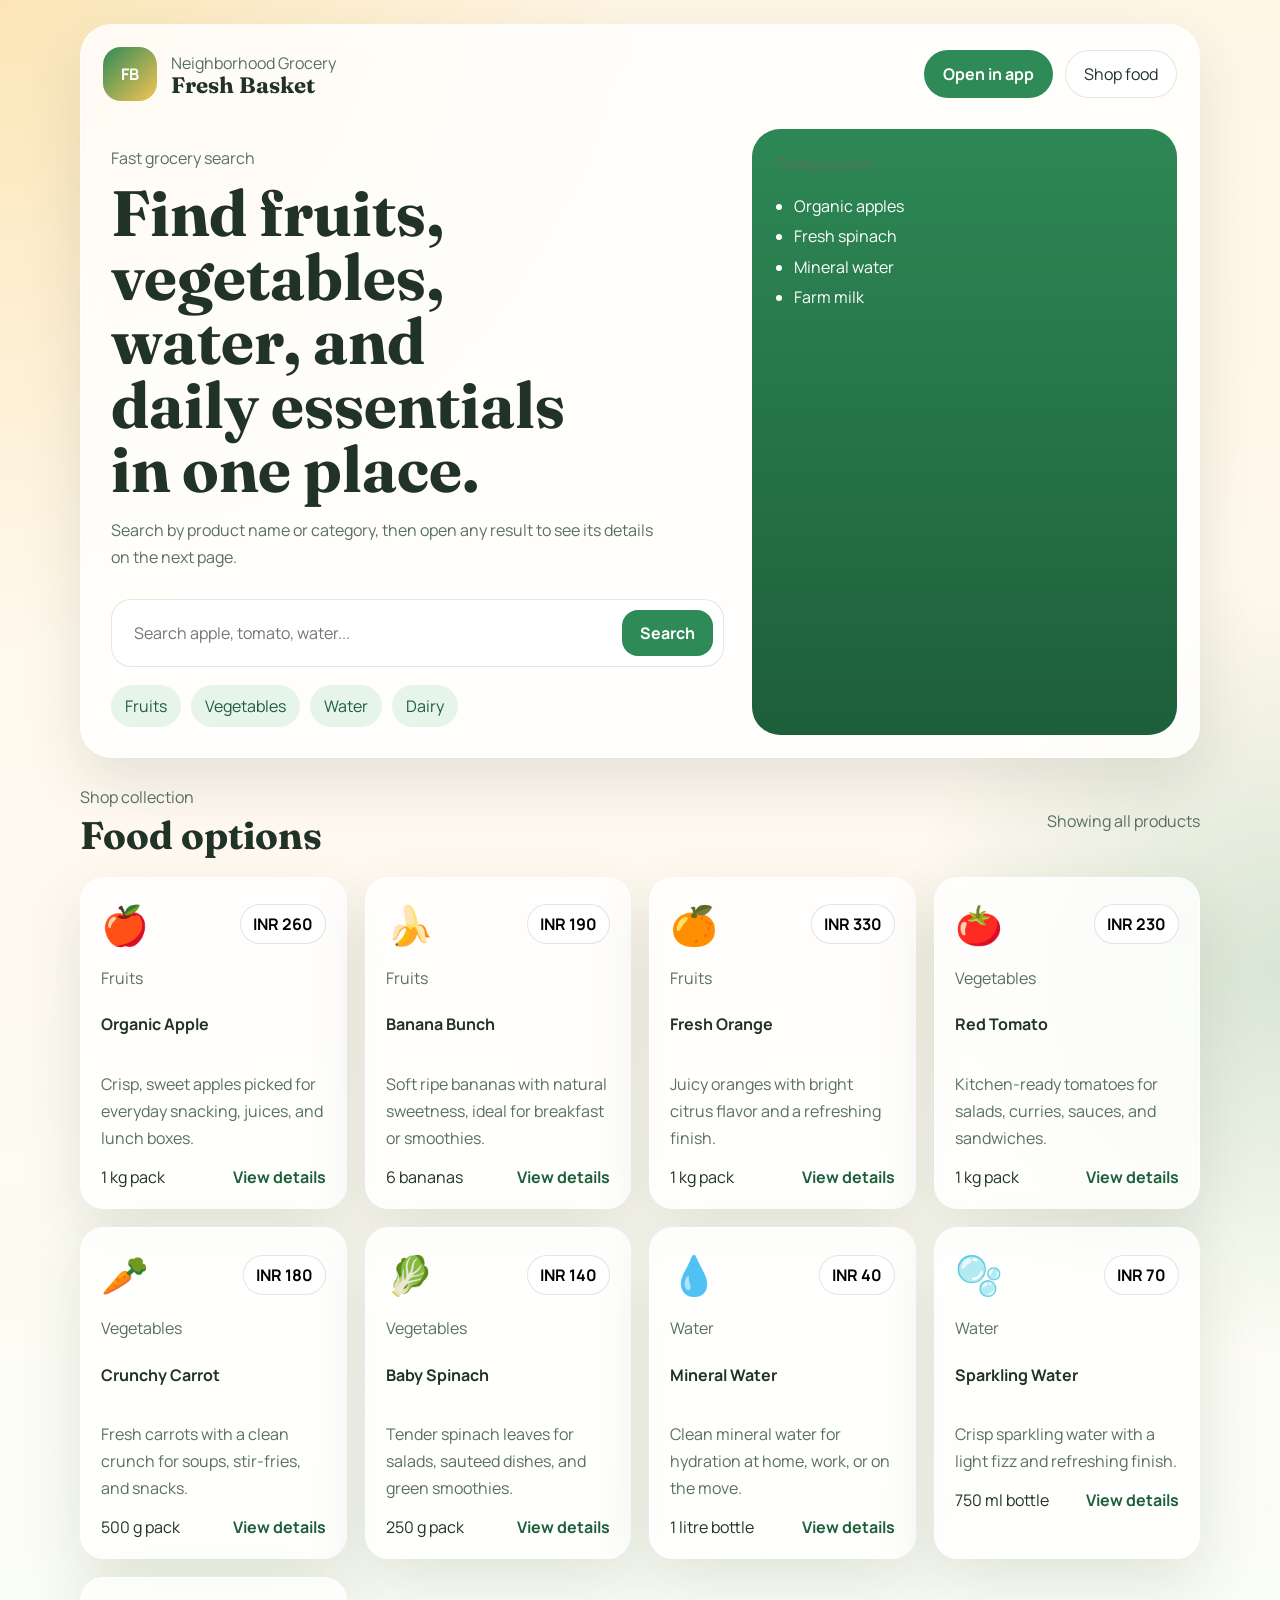
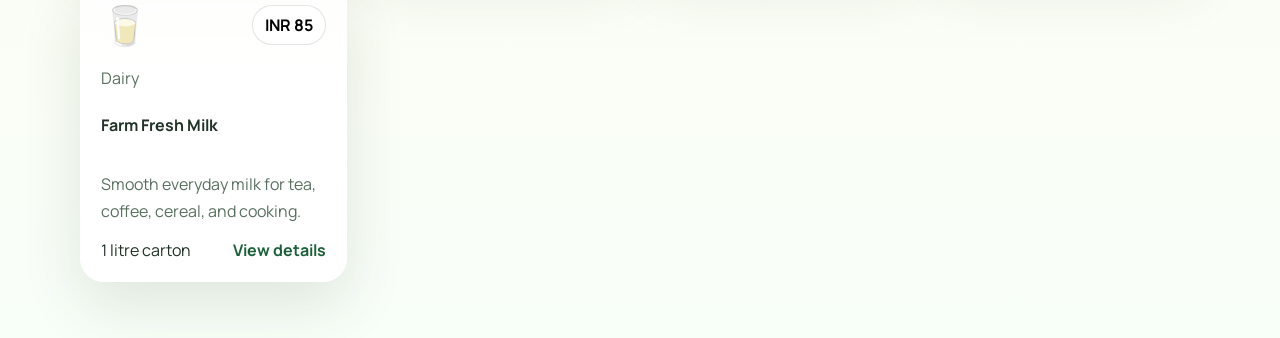
<file: index.html>
<!DOCTYPE html>
<html lang="en">
<head>
  <meta charset="UTF-8">
  <meta name="viewport" content="width=device-width, initial-scale=1.0">
  <title>Fresh Basket Grocery</title>
  <link rel="preconnect" href="https://fonts.googleapis.com">
  <link rel="preconnect" href="https://fonts.gstatic.com" crossorigin>
  <link href="https://fonts.googleapis.com/css2?family=Fraunces:wght@600;700&family=Manrope:wght@400;500;700&display=swap" rel="stylesheet">
  <link rel="stylesheet" href="styles.css">
</head>
<body data-page="home">
  <div class="page-shell">
    <header class="hero">
      <nav class="topbar">
        <div class="brand">
          <span class="brand-mark">FB</span>
          <div>
            <p class="brand-kicker">Neighborhood Grocery</p>
            <h1>Fresh Basket</h1>
          </div>
        </div>
        <div class="top-actions">
          <a class="app-link" id="open-in-app-home" href="https://noorulh.onelink.me/d28T">Open in app</a>
          <a class="top-link" href="#catalog">Shop food</a>
        </div>
      </nav>

      <section class="hero-grid">
        <div class="hero-copy">
          <p class="eyebrow">Fast grocery search</p>
          <h2>Find fruits, vegetables, water, and daily essentials in one place.</h2>
          <p class="hero-text">
            Search by product name or category, then open any result to see its details on the next page.
          </p>

          <form id="search-form" class="search-panel">
            <label class="visually-hidden" for="search-input">Search products</label>
            <input id="search-input" name="search" type="search" placeholder="Search apple, tomato, water..." autocomplete="off">
            <button type="submit">Search</button>
          </form>

          <div class="chips" aria-label="Popular filters">
            <button class="chip" type="button" data-filter="fruits">Fruits</button>
            <button class="chip" type="button" data-filter="vegetables">Vegetables</button>
            <button class="chip" type="button" data-filter="water">Water</button>
            <button class="chip" type="button" data-filter="dairy">Dairy</button>
          </div>
        </div>

        <aside class="hero-card">
          <p class="card-label">Today&apos;s picks</p>
          <ul>
            <li>Organic apples</li>
            <li>Fresh spinach</li>
            <li>Mineral water</li>
            <li>Farm milk</li>
          </ul>
        </aside>
      </section>
    </header>

    <main id="catalog" class="catalog-section">
      <div class="section-head">
        <div>
          <p class="eyebrow">Shop collection</p>
          <h3>Food options</h3>
        </div>
        <p id="results-summary" class="results-summary">Showing all products</p>
      </div>

      <section id="results" class="product-grid" aria-live="polite"></section>
    </main>
  </div>

  <script>
    !function(t,e,n,s,a,c,i,o,p){t.AppsFlyerSdkObject=a,t.AF=t.AF||function(){(t.AF.q=t.AF.q||[]).push([Date.now()].concat(Array.prototype.slice.call(arguments)))},t.AF.id=t.AF.id||i,t.AF.plugins={},o=e.createElement(n),p=e.getElementsByTagName(n)[0],o.async=1,o.src="https://websdk.appsflyersdk.com?"+(c.length>0?"st="+c.split(",").sort().join(",")+"&":"")+(i.length>0?"af_id="+i:""),p.parentNode.insertBefore(o,p)}(window,document,"script",0,"AF","banners",{banners: {key: "7b328ed2-de5b-42d7-9e5d-f75fc31e3854"}});
    AF('banners', 'showBanner');
  </script>
  <script src="config.js"></script>
  <script src="https://onelinksmartscript.appsflyersdk.com/onelink-smart-script-latest.js"></script>
  <script src="app.js"></script>
</body>
</html>
</file>
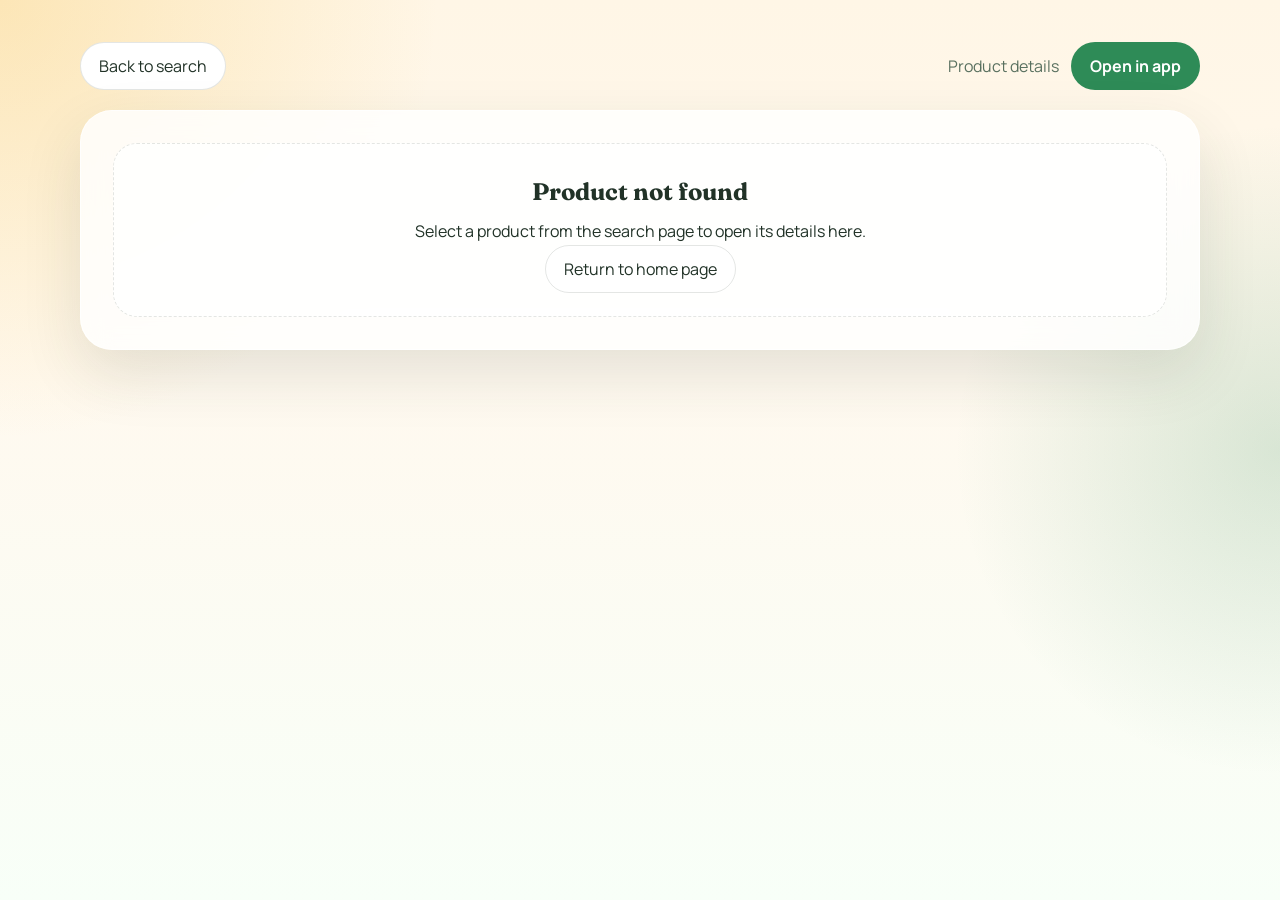
<file: product.html>
<!DOCTYPE html>
<html lang="en">
<head>
  <meta charset="UTF-8">
  <meta name="viewport" content="width=device-width, initial-scale=1.0">
  <title>Product Details | Fresh Basket</title>
  <link rel="preconnect" href="https://fonts.googleapis.com">
  <link rel="preconnect" href="https://fonts.gstatic.com" crossorigin>
  <link href="https://fonts.googleapis.com/css2?family=Fraunces:wght@600;700&family=Manrope:wght@400;500;700&display=swap" rel="stylesheet">
  <link rel="stylesheet" href="styles.css">
</head>
<body data-page="detail">
  <div class="page-shell detail-shell">
    <header class="detail-header">
      <a class="back-link" href="index.html">Back to search</a>
      <div class="detail-header-actions">
        <p class="eyebrow">Product details</p>
        <a class="app-link" id="open-in-app-detail" href="https://noorulh.onelink.me/d28T">Open in app</a>
      </div>
    </header>

    <main id="product-detail" class="detail-card" aria-live="polite"></main>
  </div>

  <script>
    !function(t,e,n,s,a,c,i,o,p){t.AppsFlyerSdkObject=a,t.AF=t.AF||function(){(t.AF.q=t.AF.q||[]).push([Date.now()].concat(Array.prototype.slice.call(arguments)))},t.AF.id=t.AF.id||i,t.AF.plugins={},o=e.createElement(n),p=e.getElementsByTagName(n)[0],o.async=1,o.src="https://websdk.appsflyersdk.com?"+(c.length>0?"st="+c.split(",").sort().join(",")+"&":"")+(i.length>0?"af_id="+i:""),p.parentNode.insertBefore(o,p)}(window,document,"script",0,"AF","banners",{banners: {key: "7b328ed2-de5b-42d7-9e5d-f75fc31e3854"}});
    AF('banners', 'showBanner');
  </script>
  <script src="config.js"></script>
  <script src="https://onelinksmartscript.appsflyersdk.com/onelink-smart-script-latest.js"></script>
  <script src="app.js"></script>
</body>
</html>
</file>
<file: styles.css>
:root {
  --bg: #fff9ef;
  --surface: rgba(255, 255, 255, 0.82);
  --surface-strong: #ffffff;
  --text: #213227;
  --muted: #59705f;
  --line: rgba(33, 50, 39, 0.12);
  --accent: #2e8b57;
  --accent-dark: #1d5f3b;
  --accent-soft: #e6f4ea;
  --warm: #f6c453;
  --shadow: 0 24px 60px rgba(40, 55, 42, 0.12);
}

* {
  box-sizing: border-box;
}

html {
  scroll-behavior: smooth;
}

body {
  margin: 0;
  min-height: 100vh;
  font-family: "Manrope", sans-serif;
  color: var(--text);
  background:
    radial-gradient(circle at top left, rgba(246, 196, 83, 0.32), transparent 28%),
    radial-gradient(circle at right center, rgba(46, 139, 87, 0.18), transparent 24%),
    linear-gradient(180deg, #fff6e6 0%, var(--bg) 42%, #f8fff8 100%);
}

a {
  color: inherit;
  text-decoration: none;
}

button,
input {
  font: inherit;
}

.page-shell {
  width: min(1120px, calc(100% - 32px));
  margin: 0 auto;
  padding: 24px 0 56px;
}

.hero,
.detail-card {
  background: var(--surface);
  border: 1px solid rgba(255, 255, 255, 0.72);
  backdrop-filter: blur(14px);
  box-shadow: var(--shadow);
}

.hero {
  border-radius: 32px;
  padding: 22px;
}

.topbar,
.hero-grid,
.section-head {
  display: flex;
  gap: 20px;
}

.topbar,
.section-head {
  align-items: center;
  justify-content: space-between;
}

.brand {
  display: flex;
  align-items: center;
  gap: 14px;
}

.brand-mark {
  display: inline-grid;
  place-items: center;
  width: 54px;
  height: 54px;
  border-radius: 18px;
  background: linear-gradient(135deg, var(--accent), var(--warm));
  color: #fff;
  font-weight: 700;
}

.brand-kicker,
.eyebrow,
.card-label,
.product-meta,
.results-summary {
  margin: 0;
  color: var(--muted);
}

.brand h1,
.hero-copy h2,
.section-head h3,
.detail-card h2 {
  margin: 0;
  font-family: "Fraunces", serif;
  line-height: 1;
}

.brand h1 {
  font-size: 1.4rem;
}

.top-link,
.app-link,
.back-link {
  padding: 12px 18px;
  border-radius: 999px;
  background: #fff;
  border: 1px solid var(--line);
}

.top-actions,
.detail-header-actions {
  display: flex;
  align-items: center;
  gap: 12px;
}

.app-link {
  background: var(--accent);
  color: #fff;
  border-color: transparent;
  font-weight: 700;
}

.hero-grid {
  margin-top: 28px;
  align-items: stretch;
}

.hero-copy,
.hero-card {
  border-radius: 28px;
}

.hero-copy {
  flex: 1.3;
  padding: 18px 8px 8px;
}

.hero-copy h2 {
  font-size: clamp(2.4rem, 5vw, 4.8rem);
  margin-top: 12px;
  max-width: 11ch;
}

.hero-text {
  max-width: 56ch;
  color: var(--muted);
  line-height: 1.7;
}

.search-panel {
  display: flex;
  gap: 12px;
  margin-top: 28px;
  padding: 10px;
  border-radius: 20px;
  background: var(--surface-strong);
  border: 1px solid var(--line);
}

.search-panel input {
  flex: 1;
  min-width: 0;
  border: 0;
  outline: none;
  background: transparent;
  padding: 10px 12px;
}

.search-panel button,
.chip,
.detail-cta {
  border: 0;
  cursor: pointer;
  transition: transform 140ms ease, background 140ms ease;
}

.search-panel button,
.detail-cta {
  padding: 12px 18px;
  border-radius: 16px;
  background: var(--accent);
  color: #fff;
  font-weight: 700;
}

.search-panel button:hover,
.chip:hover,
.detail-cta:hover,
.product-card:hover {
  transform: translateY(-2px);
}

.chips {
  display: flex;
  flex-wrap: wrap;
  gap: 10px;
  margin-top: 18px;
}

.chip {
  padding: 10px 14px;
  border-radius: 999px;
  background: var(--accent-soft);
  color: var(--accent-dark);
}

.hero-card {
  flex: 0.8;
  padding: 24px;
  background:
    linear-gradient(180deg, rgba(46, 139, 87, 0.94), rgba(29, 95, 59, 0.95)),
    #21543a;
  color: #fff;
}

.hero-card ul {
  margin: 16px 0 0;
  padding-left: 18px;
  line-height: 1.9;
}

.catalog-section {
  padding-top: 28px;
}

.section-head h3 {
  font-size: clamp(1.8rem, 3vw, 2.6rem);
  margin-top: 8px;
}

.product-grid {
  display: grid;
  grid-template-columns: repeat(auto-fit, minmax(220px, 1fr));
  gap: 18px;
  margin-top: 22px;
}

.product-card {
  display: flex;
  flex-direction: column;
  gap: 14px;
  padding: 20px;
  border-radius: 24px;
  background: var(--surface);
  border: 1px solid rgba(255, 255, 255, 0.7);
  box-shadow: var(--shadow);
}

.product-emoji,
.detail-emoji {
  font-size: 2.4rem;
}

.product-title-row,
.detail-top {
  display: flex;
  align-items: center;
  justify-content: space-between;
  gap: 12px;
}

.product-title-row h4,
.detail-info h2 {
  margin: 0;
  font-size: 1.25rem;
}

.price-badge,
.detail-price {
  padding: 8px 12px;
  border-radius: 999px;
  background: #fff;
  border: 1px solid var(--line);
  font-weight: 700;
}

.product-card p,
.detail-copy {
  margin: 0;
  color: var(--muted);
  line-height: 1.7;
}

.product-footer,
.detail-facts {
  display: flex;
  align-items: center;
  justify-content: space-between;
  gap: 12px;
}

.view-link {
  color: var(--accent-dark);
  font-weight: 700;
}

.detail-shell {
  display: grid;
  gap: 20px;
  align-content: start;
  min-height: 100vh;
  padding-top: 42px;
}

.detail-header {
  display: flex;
  align-items: center;
  justify-content: space-between;
  gap: 12px;
}

.detail-card {
  border-radius: 32px;
  padding: 32px;
}

.detail-grid {
  display: grid;
  grid-template-columns: 180px 1fr;
  gap: 24px;
  align-items: start;
}

.detail-visual {
  display: grid;
  place-items: center;
  min-height: 180px;
  border-radius: 28px;
  background: linear-gradient(135deg, rgba(46, 139, 87, 0.12), rgba(246, 196, 83, 0.25));
}

.detail-emoji {
  font-size: 5rem;
}

.detail-info {
  display: grid;
  gap: 18px;
}

.fact-pill {
  padding: 10px 14px;
  border-radius: 999px;
  background: var(--accent-soft);
  color: var(--accent-dark);
}

.empty-state {
  padding: 36px 20px;
  border-radius: 24px;
  text-align: center;
  background: rgba(255, 255, 255, 0.72);
  border: 1px dashed var(--line);
}

.visually-hidden {
  position: absolute;
  width: 1px;
  height: 1px;
  padding: 0;
  margin: -1px;
  overflow: hidden;
  clip: rect(0, 0, 0, 0);
  white-space: nowrap;
  border: 0;
}

@media (max-width: 780px) {
  .topbar,
  .hero-grid,
  .section-head,
  .detail-grid,
  .detail-header,
  .top-actions,
  .detail-header-actions,
  .product-footer,
  .detail-top,
  .detail-facts {
    flex-direction: column;
    align-items: flex-start;
  }

  .detail-grid {
    grid-template-columns: 1fr;
  }

  .page-shell {
    width: min(100% - 20px, 1120px);
  }

  .hero {
    padding: 18px;
  }

  .search-panel {
    flex-direction: column;
  }

  .search-panel button,
  .detail-cta,
  .top-link,
  .back-link {
    width: 100%;
    text-align: center;
  }
}
</file>
